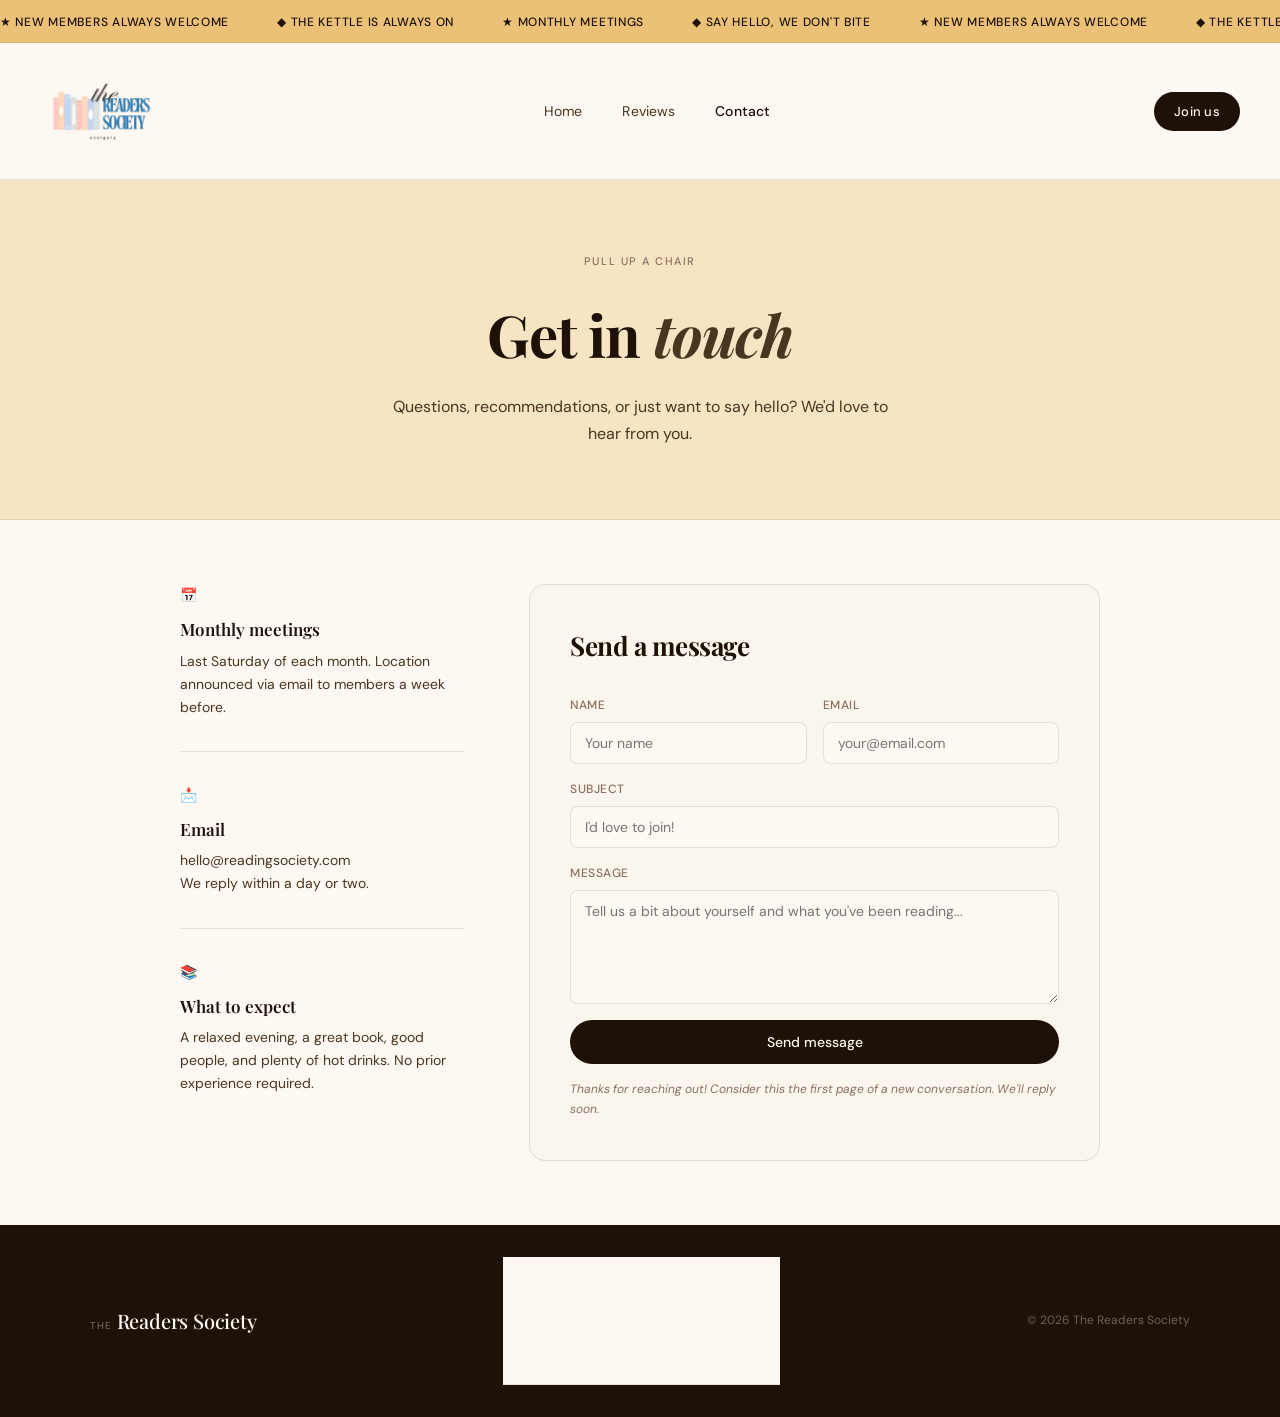
<file: contact.html>
<!DOCTYPE html>
<html lang="en">
<head>
  <meta charset="UTF-8" />
  <meta name="viewport" content="width=device-width, initial-scale=1.0" />
  <title>Contact — The Readers Society</title>
  <link rel="preconnect" href="https://fonts.googleapis.com" />
  <link href="https://fonts.googleapis.com/css2?family=Playfair+Display:ital,wght@0,400;0,500;0,700;1,400;1,700&family=DM+Sans:wght@300;400;500&display=swap" rel="stylesheet" />
  <link rel="stylesheet" href="style.css" />
</head>
<body>

  <div class="ticker">
    <div class="ticker-track">
      <span>&#9733; New members always welcome</span>
      <span>&#9670; The kettle is always on</span>
      <span>&#9733; Monthly meetings</span>
      <span>&#9670; Say hello, we don't bite</span>
      <span>&#9733; New members always welcome</span>
      <span>&#9670; The kettle is always on</span>
      <span>&#9733; Monthly meetings</span>
      <span>&#9670; Say hello, we don't bite</span>
    </div>
  </div>

  <nav>
    <a href="index.html" class="logo">
      <img src="readinglogo.png" alt="The Readers Society" style="height:120px;width:auto;object-fit:contain;" />
    </a>
    <ul class="nav-links">
      <li><a href="index.html">Home</a></li>
      <li><a href="reviews.html">Reviews</a></li>
      <li><a href="contact.html" class="active">Contact</a></li>
    </ul>
    <a href="contact.html" class="nav-cta">Join us</a>
  </nav>

  <header class="page-header">
    <p class="eyebrow">Pull up a chair</p>
    <h1>Get in <em>touch</em></h1>
    <p class="page-header-sub">Questions, recommendations, or just want to say hello? We'd love to hear from you.</p>
  </header>

  <main class="contact-page">

    <div class="contact-grid">

      <div class="contact-info">
        <div class="info-block">
          <p class="info-icon">&#128197;</p>
          <h3>Monthly meetings</h3>
          <p>Last Saturday of each month. Location announced via email to members a week before.</p>
        </div>
        <div class="info-block">
          <p class="info-icon">&#128233;</p>
          <h3>Email</h3>
          <p>hello@readingsociety.com<br>We reply within a day or two.</p>
        </div>
        <div class="info-block">
          <p class="info-icon">&#128218;</p>
          <h3>What to expect</h3>
          <p>A relaxed evening, a great book, good people, and plenty of hot drinks. No prior experience required.</p>
        </div>
      </div>

      <div class="contact-form-wrap">
        <h2>Send a message</h2>
        <form action="https://formspree.io/f/mlgzdzol" method="POST">
          <div class="form-row-two">
            <div class="form-group">
              <label for="name">Name</label>
              <input type="text" id="name" name="name" placeholder="Your name" required />
            </div>
            <div class="form-group">
              <label for="email">Email</label>
              <input type="email" id="email" name="email" placeholder="your@email.com" required />
            </div>
          </div>
          <div class="form-group">
            <label for="subject">Subject</label>
            <input type="text" id="subject" name="subject" placeholder="I'd love to join!" />
          </div>
          <div class="form-group">
            <label for="message">Message</label>
            <textarea id="message" name="message" rows="5" placeholder="Tell us a bit about yourself and what you've been reading..."></textarea>
          </div>
          <button type="submit" class="btn-dark full">Send message</button>
        </form>
        <p class="form-note">Thanks for reaching out! Consider this the first page of a new conversation. We'll reply soon.</p>
      </div>

    </div>

  </main>

  <footer>
    <div class="footer-inner">
      <div class="footer-logo">
        <span class="logo-word">the</span>
        <span class="logo-main">Readers Society</span>
      </div>
      <nav class="footer-links">
        <a href="index.html">Home</a>
        <a href="reviews.html">Reviews</a>
        <a href="contact.html">Contact</a>
      </nav>
      <p class="footer-copy">&copy; 2026 The Readers Society</p>
    </div>
  </footer>

  <script>

  </script>
  <script src="transitions.js"></script>
</body>
</html>
</file>
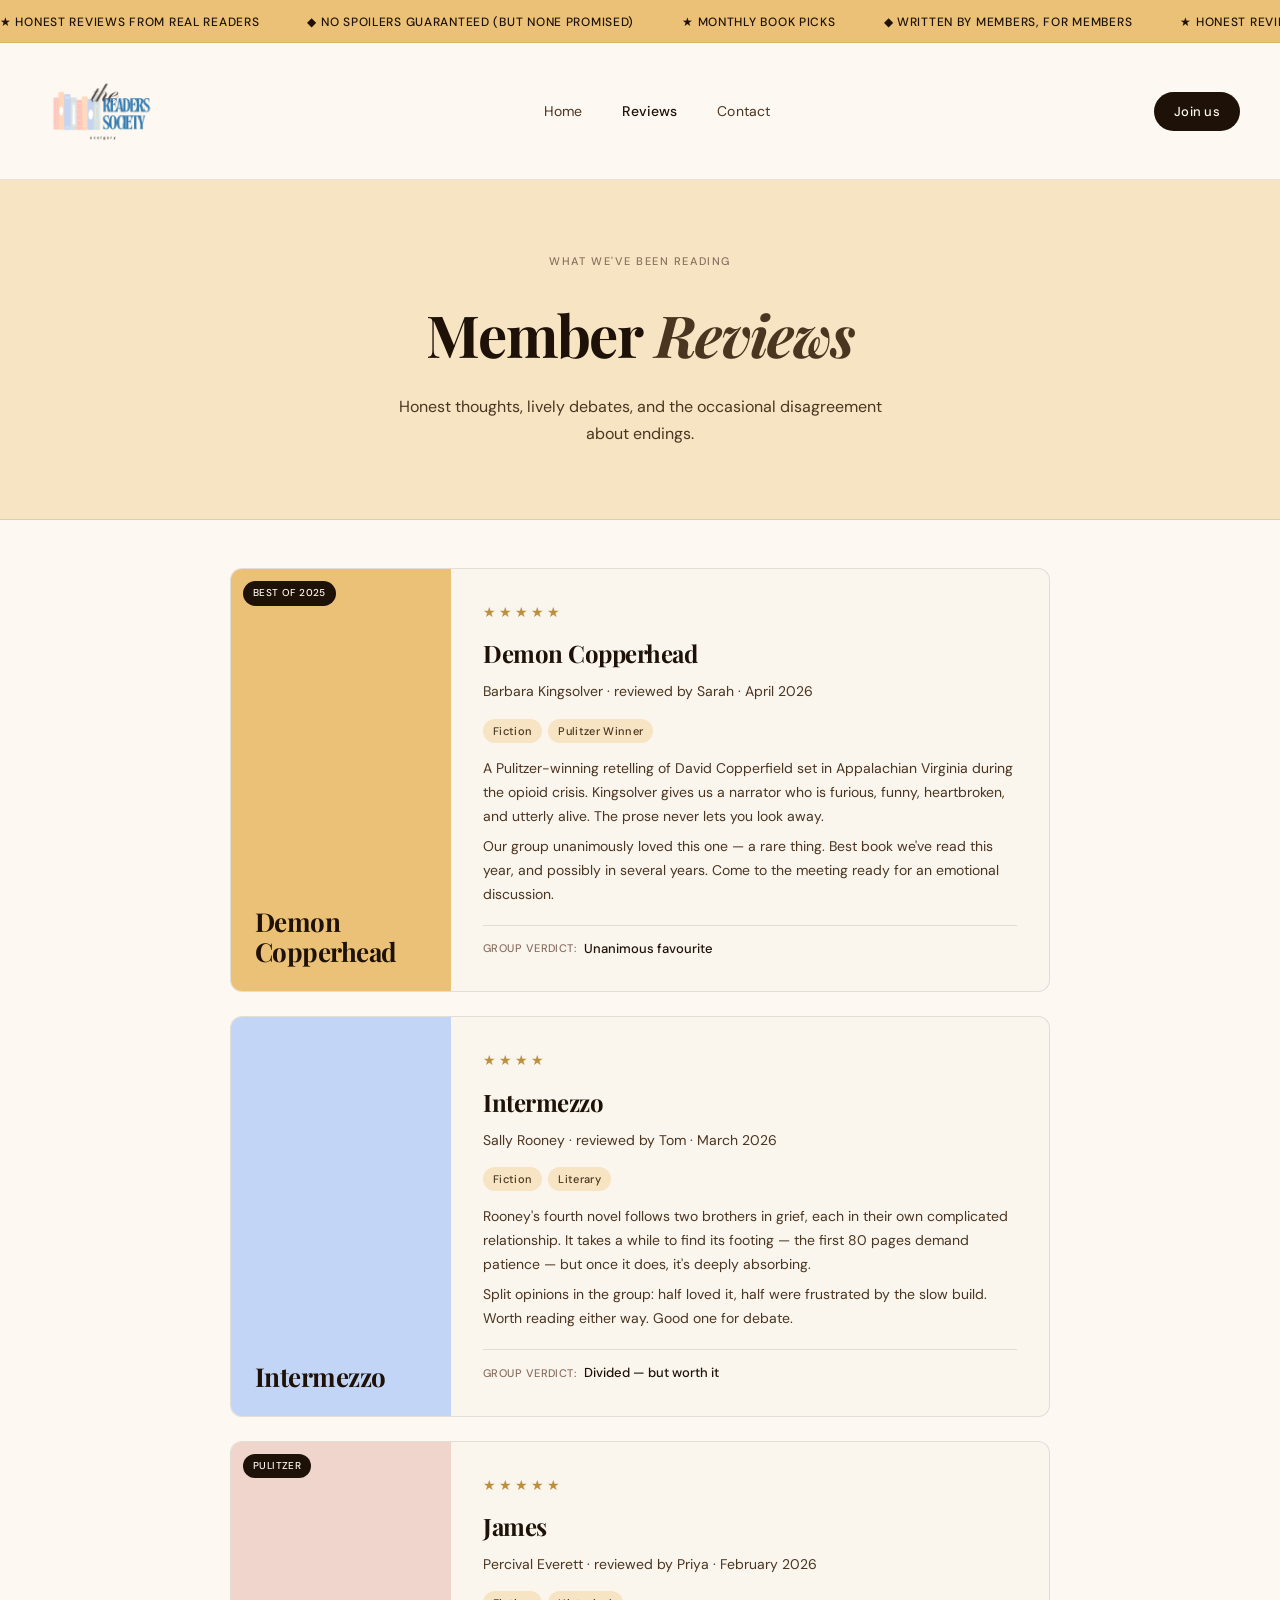
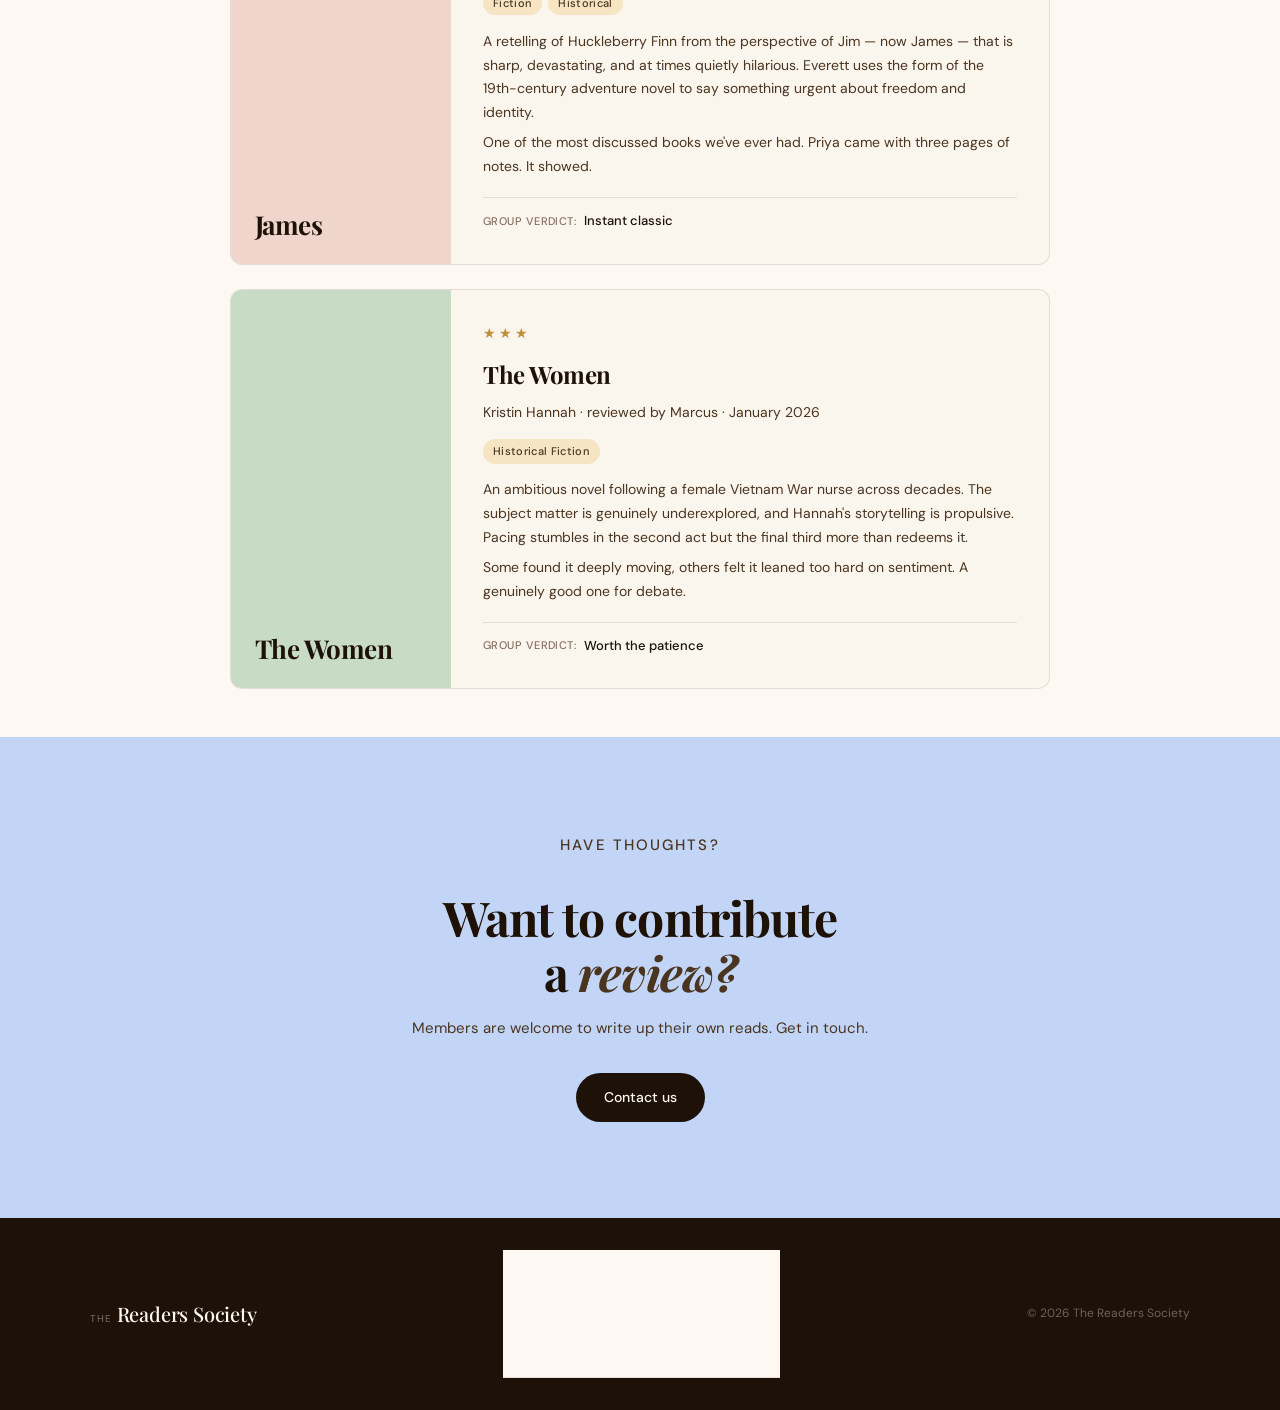
<file: reviews.html>
<!DOCTYPE html>
<html lang="en">
<head>
  <meta charset="UTF-8" />
  <meta name="viewport" content="width=device-width, initial-scale=1.0" />
  <title>Reviews — The Readers Society</title>
  <link rel="preconnect" href="https://fonts.googleapis.com" />
  <link href="https://fonts.googleapis.com/css2?family=Playfair+Display:ital,wght@0,400;0,500;0,700;1,400;1,700&family=DM+Sans:wght@300;400;500&display=swap" rel="stylesheet" />
  <link rel="stylesheet" href="style.css" />
</head>
<body>

  <div class="ticker">
    <div class="ticker-track">
      <span>&#9733; Honest reviews from real readers</span>
      <span>&#9670; No spoilers guaranteed (but none promised)</span>
      <span>&#9733; Monthly book picks</span>
      <span>&#9670; Written by members, for members</span>
      <span>&#9733; Honest reviews from real readers</span>
      <span>&#9670; No spoilers guaranteed (but none promised)</span>
      <span>&#9733; Monthly book picks</span>
      <span>&#9670; Written by members, for members</span>
    </div>
  </div>

  <nav>
    <a href="index.html" class="logo">
      <img src="readinglogo.png" alt="The Readers Society" style="height:120px;width:auto;object-fit:contain;" />
    </a>
    <ul class="nav-links">
      <li><a href="index.html">Home</a></li>
      <li><a href="reviews.html" class="active">Reviews</a></li>
      <li><a href="contact.html">Contact</a></li>
    </ul>
    <a href="contact.html" class="nav-cta">Join us</a>
  </nav>

  <header class="page-header">
    <p class="eyebrow">What we've been reading</p>
    <h1>Member <em>Reviews</em></h1>
    <p class="page-header-sub">Honest thoughts, lively debates, and the occasional disagreement about endings.</p>
  </header>

  <main class="reviews-page">

    <article class="review-full-card">
      <div class="rfc-aside gold-bg">
        <div class="rfc-cover-text">Demon<br>Copperhead</div>
        <span class="rfc-badge">Best of 2025</span>
      </div>
      <div class="rfc-body">
        <div class="rfc-stars">&#9733;&#9733;&#9733;&#9733;&#9733;</div>
        <h2>Demon Copperhead</h2>
        <p class="rfc-meta">Barbara Kingsolver &middot; reviewed by Sarah &middot; April 2026</p>
        <div class="rfc-tags"><span class="tag">Fiction</span><span class="tag">Pulitzer Winner</span></div>
        <p>A Pulitzer-winning retelling of David Copperfield set in Appalachian Virginia during the opioid crisis. Kingsolver gives us a narrator who is furious, funny, heartbroken, and utterly alive. The prose never lets you look away.</p>
        <p>Our group unanimously loved this one — a rare thing. Best book we've read this year, and possibly in several years. Come to the meeting ready for an emotional discussion.</p>
        <div class="rfc-verdict">
          <span class="verdict-label">Group verdict:</span>
          <span class="verdict-text">Unanimous favourite</span>
        </div>
      </div>
    </article>

    <article class="review-full-card">
      <div class="rfc-aside blue-bg">
        <div class="rfc-cover-text">Intermezzo</div>
      </div>
      <div class="rfc-body">
        <div class="rfc-stars">&#9733;&#9733;&#9733;&#9733;</div>
        <h2>Intermezzo</h2>
        <p class="rfc-meta">Sally Rooney &middot; reviewed by Tom &middot; March 2026</p>
        <div class="rfc-tags"><span class="tag">Fiction</span><span class="tag">Literary</span></div>
        <p>Rooney's fourth novel follows two brothers in grief, each in their own complicated relationship. It takes a while to find its footing — the first 80 pages demand patience — but once it does, it's deeply absorbing.</p>
        <p>Split opinions in the group: half loved it, half were frustrated by the slow build. Worth reading either way. Good one for debate.</p>
        <div class="rfc-verdict">
          <span class="verdict-label">Group verdict:</span>
          <span class="verdict-text">Divided — but worth it</span>
        </div>
      </div>
    </article>

    <article class="review-full-card">
      <div class="rfc-aside warm-bg">
        <div class="rfc-cover-text">James</div>
        <span class="rfc-badge">Pulitzer</span>
      </div>
      <div class="rfc-body">
        <div class="rfc-stars">&#9733;&#9733;&#9733;&#9733;&#9733;</div>
        <h2>James</h2>
        <p class="rfc-meta">Percival Everett &middot; reviewed by Priya &middot; February 2026</p>
        <div class="rfc-tags"><span class="tag">Fiction</span><span class="tag">Historical</span></div>
        <p>A retelling of Huckleberry Finn from the perspective of Jim — now James — that is sharp, devastating, and at times quietly hilarious. Everett uses the form of the 19th-century adventure novel to say something urgent about freedom and identity.</p>
        <p>One of the most discussed books we've ever had. Priya came with three pages of notes. It showed.</p>
        <div class="rfc-verdict">
          <span class="verdict-label">Group verdict:</span>
          <span class="verdict-text">Instant classic</span>
        </div>
      </div>
    </article>

    <article class="review-full-card">
      <div class="rfc-aside sage-bg">
        <div class="rfc-cover-text">The Women</div>
      </div>
      <div class="rfc-body">
        <div class="rfc-stars">&#9733;&#9733;&#9733;</div>
        <h2>The Women</h2>
        <p class="rfc-meta">Kristin Hannah &middot; reviewed by Marcus &middot; January 2026</p>
        <div class="rfc-tags"><span class="tag">Historical Fiction</span></div>
        <p>An ambitious novel following a female Vietnam War nurse across decades. The subject matter is genuinely underexplored, and Hannah's storytelling is propulsive. Pacing stumbles in the second act but the final third more than redeems it.</p>
        <p>Some found it deeply moving, others felt it leaned too hard on sentiment. A genuinely good one for debate.</p>
        <div class="rfc-verdict">
          <span class="verdict-label">Group verdict:</span>
          <span class="verdict-text">Worth the patience</span>
        </div>
      </div>
    </article>

  </main>

  <section class="cta-section">
    <p class="eyebrow">Have thoughts?</p>
    <h2>Want to contribute<br>a <em>review?</em></h2>
    <p>Members are welcome to write up their own reads. Get in touch.</p>
    <a href="contact.html" class="btn-dark">Contact us</a>
  </section>

  <footer>
    <div class="footer-inner">
      <div class="footer-logo">
        <span class="logo-word">the</span>
        <span class="logo-main">Readers Society</span>
      </div>
      <nav class="footer-links">
        <a href="index.html">Home</a>
        <a href="reviews.html">Reviews</a>
        <a href="contact.html">Contact</a>
      </nav>
      <p class="footer-copy">&copy; 2026 The Readers Society</p>
    </div>
  </footer>

  <script>

  </script>
  <script src="transitions.js"></script>
</body>
</html>
</file>
<file: style.css>
@import url('https://fonts.googleapis.com/css2?family=Playfair+Display:ital,wght@0,400;0,500;0,700;1,400;1,700&family=DM+Sans:wght@300;400;500&display=swap');

*, *::before, *::after { box-sizing: border-box; margin: 0; padding: 0; }

:root {
  --gold:       #eac176;
  --gold-light: #f6e4c3;
  --blue:       #c3d5f6;
  --blue-mid:   #a8c0ef;
  --sage:       #c8dcc5;
  --rose:       #f0d5cc;
  --cream:      #fdf8f2;
  --paper:      #faf5ed;
  --ink:        #1e1208;
  --ink-mid:    #4a3520;
  --ink-muted:  #8a7060;
  --border:     rgba(30,18,8,0.1);
}

html { scroll-behavior: smooth; }

body {
  background: var(--cream);
  color: var(--ink);
  font-family: 'DM Sans', sans-serif;
  font-size: 16px;
  line-height: 1.65;
  display: flex;
  flex-direction: column;
  min-height: 100vh;
}

main { flex: 1; }
a { color: inherit; }

/* ── Ticker ── */

.ticker {
  background: var(--gold);
  overflow: hidden;
  white-space: nowrap;
  padding: 8px 0;
  border-bottom: 1px solid rgba(30,18,8,0.08);
}

.ticker-track {
  display: inline-flex;
  gap: 3rem;
  animation: ticker 28s linear infinite;
  font-size: 12px;
  font-weight: 500;
  letter-spacing: 0.06em;
  text-transform: uppercase;
  color: var(--ink);
}

@keyframes ticker {
  from { transform: translateX(0); }
  to   { transform: translateX(-50%); }
}

/* ── Nav ── */

nav {
  display: flex;
  align-items: center;
  justify-content: space-between;
  padding: 0 2.5rem;
  height: auto;
  min-height: 128px;
  padding-top: 8px;
  padding-bottom: 8px;
  background: var(--cream);
  border-bottom: 1px solid var(--border);
  position: sticky;
  top: 0;
  z-index: 100;
}

.logo {
  display: flex;
  flex-direction: column;
  line-height: 1;
  text-decoration: none;
  gap: 1px;
}

.logo-word {
  font-family: 'DM Sans', sans-serif;
  font-size: 10px;
  letter-spacing: 0.12em;
  text-transform: uppercase;
  color: var(--ink-muted);
}

.logo-main {
  font-family: 'Playfair Display', serif;
  font-size: 20px;
  font-weight: 500;
  color: var(--ink);
  letter-spacing: -0.01em;
}

.nav-links {
  display: flex;
  gap: 2.5rem;
  list-style: none;
}

.nav-links a {
  font-size: 14px;
  font-weight: 400;
  color: var(--ink-mid);
  text-decoration: none;
  letter-spacing: 0.01em;
  transition: color 0.2s;
}

.nav-links a:hover,
.nav-links a.active { color: var(--ink); }
.nav-links a.active { font-weight: 500; }

.nav-cta {
  background: var(--ink);
  color: var(--cream);
  padding: 9px 20px;
  border-radius: 40px;
  font-size: 13px;
  font-weight: 500;
  text-decoration: none;
  letter-spacing: 0.02em;
  transition: background 0.2s;
}

.nav-cta:hover { background: var(--ink-mid); }

/* ── Hero ── */

.hero {
  display: grid;
  grid-template-columns: 1fr 1fr;
  gap: 0;
  min-height: 82vh;
  align-items: stretch;
}

.hero-text {
  padding: 5rem 4rem 5rem 3rem;
  display: flex;
  flex-direction: column;
  justify-content: center;
  background: var(--paper);
}

.hero-eyebrow,
.eyebrow {
  font-size: 11px;
  letter-spacing: 0.14em;
  text-transform: uppercase;
  color: var(--ink-muted);
  margin-bottom: 1rem;
  font-weight: 500;
}

.hero h1 {
  font-family: 'Playfair Display', serif;
  font-size: clamp(40px, 5vw, 62px);
  font-weight: 700;
  line-height: 1.1;
  color: var(--ink);
  margin-bottom: 1.25rem;
  letter-spacing: -0.02em;
}

.hero h1 em {
  font-style: italic;
  color: var(--ink-mid);
}

.hero-sub {
  font-size: 16px;
  color: var(--ink-mid);
  max-width: 400px;
  line-height: 1.7;
  margin-bottom: 2.5rem;
}

.hero-actions {
  display: flex;
  align-items: center;
  gap: 1.5rem;
  flex-wrap: wrap;
}

.hero-book {
  background: var(--gold-light);
  display: flex;
  align-items: center;
  justify-content: center;
  flex-direction: column;
  gap: 1.5rem;
  position: relative;
  padding: 3rem;
}

/* ── Progress card ── */

.progress-card {
  background: var(--cream);
  border: 1px solid var(--border);
  border-radius: 12px;
  padding: 1rem 1.25rem;
  width: 220px;
}

.progress-header {
  display: flex;
  align-items: center;
  justify-content: space-between;
  margin-bottom: 0.6rem;
}

.progress-label {
  font-size: 11px;
  font-weight: 500;
  letter-spacing: 0.08em;
  text-transform: uppercase;
  color: var(--ink-muted);
}

.progress-pct {
  font-family: 'Playfair Display', serif;
  font-size: 18px;
  font-weight: 700;
  color: var(--ink);
}

.progress-track {
  height: 7px;
  background: rgba(30,18,8,0.1);
  border-radius: 999px;
  overflow: hidden;
  margin-bottom: 0.6rem;
}

.progress-fill {
  height: 100%;
  background: var(--ink);
  border-radius: 999px;
  transition: width 0.8s cubic-bezier(0.4, 0, 0.2, 1);
}

.progress-sub {
  font-size: 12px;
  color: var(--ink-muted);
  line-height: 1.5;
}

.book-cover-wrap {
  display: flex;
  flex-direction: column;
  align-items: center;
  gap: 0.75rem;
}

.cover-eyebrow {
  font-size: 11px;
  font-weight: 500;
  letter-spacing: 0.13em;
  text-transform: uppercase;
  color: var(--ink-mid);
  opacity: 0.7;
}

.book-img-frame {
  width: 160px;
  height: 240px;
  border-radius: 3px 8px 8px 3px;
  overflow: hidden;
  box-shadow: 6px 6px 24px rgba(30,18,8,0.22), -2px 0 0 rgba(30,18,8,0.1);
  position: relative;
  background: var(--gold);
}

.book-img {
  width: 100%;
  height: 100%;
  object-fit: cover;
  display: block;
}

.book-img-fallback {
  width: 100%;
  height: 100%;
  background: var(--gold);
  display: flex;
  flex-direction: column;
  align-items: center;
  justify-content: center;
  padding: 1rem;
  text-align: center;
  gap: 0.4rem;
}

.book-img-fallback span:first-child {
  font-family: 'Playfair Display', serif;
  font-size: 16px;
  font-weight: 700;
  color: var(--ink);
  line-height: 1.2;
}

.book-img-fallback span:last-child {
  font-size: 12px;
  color: var(--ink-mid);
  font-style: italic;
}

.cover-title-below {
  font-family: 'Playfair Display', serif;
  font-size: 16px;
  font-weight: 700;
  color: var(--ink);
  text-align: center;
  line-height: 1.25;
  max-width: 160px;
}

.cover-author-below {
  font-size: 13px;
  color: var(--ink-muted);
  font-style: italic;
  text-align: center;
}

.book-cover {
  width: 200px;
  height: 280px;
  background: var(--gold);
  border-radius: 4px 12px 12px 4px;
  display: flex;
  align-items: center;
  justify-content: center;
  box-shadow: 8px 8px 32px rgba(30,18,8,0.18), -2px 0 0 rgba(30,18,8,0.12);
  position: relative;
}

.book-cover::before {
  content: '';
  position: absolute;
  left: 0;
  top: 0;
  bottom: 0;
  width: 18px;
  background: rgba(30,18,8,0.12);
  border-radius: 4px 0 0 4px;
}

.book-cover-inner {
  text-align: center;
  padding: 1.5rem;
}

.cover-label {
  font-size: 10px;
  letter-spacing: 0.12em;
  text-transform: uppercase;
  color: var(--ink-mid);
  margin-bottom: 0.75rem;
}

.book-cover-inner h2 {
  font-family: 'Playfair Display', serif;
  font-size: 22px;
  font-weight: 700;
  color: var(--ink);
  line-height: 1.2;
  margin-bottom: 0.5rem;
}

.cover-author {
  font-size: 13px;
  color: var(--ink-mid);
  margin-bottom: 1rem;
}

.cover-stars { color: var(--ink-mid); letter-spacing: 3px; font-size: 12px; }

.hero-pill {
  background: var(--ink);
  color: var(--cream);
  padding: 8px 18px;
  border-radius: 40px;
  font-size: 13px;
  font-weight: 500;
}

/* ── Buttons ── */

.btn-dark {
  display: inline-block;
  background: var(--ink);
  color: var(--cream);
  padding: 13px 28px;
  border-radius: 40px;
  font-size: 14px;
  font-weight: 500;
  text-decoration: none;
  transition: background 0.2s;
  border: none;
  cursor: pointer;
  font-family: 'DM Sans', sans-serif;
}

.btn-dark:hover { background: var(--ink-mid); }
.btn-dark.full { width: 100%; text-align: center; display: block; }

.btn-ghost {
  display: inline-block;
  color: var(--ink);
  font-size: 14px;
  font-weight: 500;
  text-decoration: none;
  border-bottom: 1.5px solid var(--ink);
  padding-bottom: 2px;
  transition: opacity 0.2s;
}

.btn-ghost:hover { opacity: 0.6; }

.link-arrow {
  font-size: 14px;
  font-weight: 500;
  color: var(--ink);
  text-decoration: none;
  border-bottom: 1px solid var(--border);
  padding-bottom: 2px;
  transition: border-color 0.2s;
}

.link-arrow:hover { border-color: var(--ink); }
.link-arrow.warm { color: var(--ink-mid); }

/* ── Feature strip ── */

.feature-strip {
  display: flex;
  align-items: center;
  justify-content: center;
  gap: 0;
  background: var(--blue);
  border-top: 1px solid rgba(30,18,8,0.07);
  border-bottom: 1px solid rgba(30,18,8,0.07);
  padding: 1.25rem 2rem;
  flex-wrap: wrap;
}

.feature-item {
  display: flex;
  align-items: center;
  gap: 0.5rem;
  font-size: 13px;
  font-weight: 500;
  color: var(--ink);
  padding: 0.25rem 2rem;
}

.feature-icon { font-size: 16px; }

.feature-divider {
  width: 1px;
  height: 24px;
  background: rgba(30,18,8,0.15);
}

/* ── Sections ── */

.section {
  max-width: 1100px;
  margin: 0 auto;
  padding: 5rem 2.5rem;
}

.section-head {
  display: flex;
  align-items: flex-end;
  justify-content: space-between;
  margin-bottom: 2.5rem;
}

.section-title {
  font-family: 'Playfair Display', serif;
  font-size: 36px;
  font-weight: 700;
  color: var(--ink);
  letter-spacing: -0.02em;
  line-height: 1.1;
}

/* ── Book cards ── */

.books-grid {
  display: grid;
  grid-template-columns: repeat(4, 1fr);
  gap: 1.25rem;
}

.book-card {
  border-radius: 12px;
  overflow: hidden;
  border: 1px solid var(--border);
  background: var(--paper);
  display: flex;
  flex-direction: column;
}

.book-card-img {
  height: 200px;
  display: flex;
  align-items: flex-end;
  padding: 1rem;
  position: relative;
}

.book-card-img.gold  { background: var(--gold); }
.book-card-img.blue  { background: var(--blue); }
.book-card-img.warm  { background: var(--rose); }
.book-card-img.sage  { background: var(--sage); }

.card-book-title {
  font-family: 'Playfair Display', serif;
  font-size: 22px;
  font-weight: 700;
  color: var(--ink);
  line-height: 1.15;
  letter-spacing: -0.01em;
}

.card-badge {
  position: absolute;
  top: 12px;
  left: 12px;
  background: var(--ink);
  color: var(--cream);
  font-size: 10px;
  font-weight: 500;
  padding: 4px 10px;
  border-radius: 20px;
  letter-spacing: 0.04em;
  text-transform: uppercase;
}

.book-card-body {
  padding: 1.25rem;
  display: flex;
  flex-direction: column;
  gap: 4px;
  flex: 1;
}

.card-stars {
  color: var(--gold);
  font-size: 13px;
  letter-spacing: 2px;
  margin-bottom: 2px;
  filter: saturate(1.5) brightness(0.8);
}

.book-card-body h3 {
  font-family: 'Playfair Display', serif;
  font-size: 16px;
  font-weight: 600;
  color: var(--ink);
  line-height: 1.2;
}

.card-author {
  font-size: 12px;
  color: var(--ink-muted);
  margin-bottom: 6px;
}

.card-excerpt {
  font-size: 13px;
  color: var(--ink-mid);
  line-height: 1.6;
  flex: 1;
}

.card-footer {
  display: flex;
  align-items: center;
  justify-content: space-between;
  margin-top: 0.75rem;
  padding-top: 0.75rem;
  border-top: 1px solid var(--border);
}

.card-reviewer {
  font-size: 12px;
  color: var(--ink-muted);
}

.card-link {
  font-size: 12px;
  font-weight: 500;
  color: var(--ink);
  text-decoration: none;
}

.card-link:hover { text-decoration: underline; }

/* ── Testimonial ── */

.testimonial-section {
  background: var(--paper);
  border-top: 1px solid var(--border);
  border-bottom: 1px solid var(--border);
}

.testimonial-inner {
  max-width: 1100px;
  margin: 0 auto;
  padding: 5rem 2.5rem;
  display: grid;
  grid-template-columns: 1fr 1fr;
  gap: 5rem;
  align-items: center;
}

.testimonial-stars {
  color: var(--gold);
  font-size: 20px;
  letter-spacing: 3px;
  margin-bottom: 1.25rem;
  filter: saturate(1.5) brightness(0.8);
}

.testimonial-text blockquote {
  font-family: 'Playfair Display', serif;
  font-size: clamp(22px, 3vw, 30px);
  font-weight: 400;
  line-height: 1.45;
  color: var(--ink);
  margin-bottom: 1.25rem;
  letter-spacing: -0.01em;
}

.testimonial-author {
  font-size: 14px;
  color: var(--ink-muted);
  margin-bottom: 1.5rem;
}

.testimonial-image .image-placeholder {
  background: var(--gold-light);
  border-radius: 12px;
  height: 340px;
  display: flex;
  flex-direction: column;
  align-items: center;
  justify-content: center;
  gap: 0.75rem;
  border: 1px solid var(--border);
}

.image-placeholder span { font-size: 40px; }
.image-placeholder p { font-size: 13px; color: var(--ink-muted); }

/* ── CTA section ── */

.cta-section {
  background: var(--blue);
  text-align: center;
  padding: 6rem 2.5rem;
}

.cta-section h2 {
  font-family: 'Playfair Display', serif;
  font-size: clamp(32px, 4vw, 48px);
  font-weight: 700;
  color: var(--ink);
  line-height: 1.15;
  margin-bottom: 1rem;
  letter-spacing: -0.02em;
}

.cta-section h2 em { font-style: italic; color: var(--ink-mid); }
.cta-section p { font-size: 15px; color: var(--ink-mid); margin-bottom: 2rem; }

/* ── Page header ── */

.page-header {
  background: var(--gold-light);
  padding: 4.5rem 3rem;
  text-align: center;
  border-bottom: 1px solid var(--border);
}

.page-header h1 {
  font-family: 'Playfair Display', serif;
  font-size: clamp(36px, 5vw, 58px);
  font-weight: 700;
  color: var(--ink);
  letter-spacing: -0.02em;
  margin-bottom: 0.75rem;
}

.page-header h1 em { font-style: italic; color: var(--ink-mid); }

.page-header-sub {
  font-size: 16px;
  color: var(--ink-mid);
  max-width: 520px;
  margin: 0 auto;
}

/* ── Full review cards ── */

.reviews-page {
  max-width: 900px;
  margin: 0 auto;
  padding: 3rem 2.5rem;
  display: flex;
  flex-direction: column;
  gap: 1.5rem;
}

.review-full-card {
  display: grid;
  grid-template-columns: 220px 1fr;
  border: 1px solid var(--border);
  border-radius: 12px;
  overflow: hidden;
  background: var(--paper);
}

.rfc-aside {
  display: flex;
  flex-direction: column;
  justify-content: flex-end;
  padding: 1.5rem;
  position: relative;
  min-height: 200px;
}

.rfc-aside.gold-bg { background: var(--gold); }
.rfc-aside.blue-bg { background: var(--blue); }
.rfc-aside.warm-bg { background: var(--rose); }
.rfc-aside.sage-bg { background: var(--sage); }

.rfc-cover-text {
  font-family: 'Playfair Display', serif;
  font-size: 26px;
  font-weight: 700;
  color: var(--ink);
  line-height: 1.15;
  letter-spacing: -0.02em;
}

.rfc-badge {
  position: absolute;
  top: 12px;
  left: 12px;
  background: var(--ink);
  color: var(--cream);
  font-size: 10px;
  font-weight: 500;
  padding: 4px 10px;
  border-radius: 20px;
  letter-spacing: 0.04em;
  text-transform: uppercase;
}

.rfc-body {
  padding: 2rem;
  display: flex;
  flex-direction: column;
  gap: 0.4rem;
}

.rfc-stars {
  color: var(--gold);
  font-size: 14px;
  letter-spacing: 3px;
  margin-bottom: 0.25rem;
  filter: saturate(1.5) brightness(0.75);
}

.rfc-body h2 {
  font-family: 'Playfair Display', serif;
  font-size: 24px;
  font-weight: 700;
  color: var(--ink);
  letter-spacing: -0.02em;
}

.rfc-meta {
  font-size: 12px;
  color: var(--ink-muted);
  margin-bottom: 0.5rem;
}

.rfc-tags { display: flex; gap: 6px; margin-bottom: 0.5rem; }

.tag {
  background: var(--gold-light);
  color: var(--ink-mid);
  font-size: 11px;
  font-weight: 500;
  padding: 3px 10px;
  border-radius: 20px;
  letter-spacing: 0.03em;
}

.rfc-body p {
  font-size: 14px;
  color: var(--ink-mid);
  line-height: 1.7;
}

.rfc-verdict {
  display: flex;
  align-items: center;
  gap: 0.5rem;
  margin-top: 0.75rem;
  padding-top: 0.75rem;
  border-top: 1px solid var(--border);
}

.verdict-label {
  font-size: 11px;
  font-weight: 500;
  color: var(--ink-muted);
  letter-spacing: 0.04em;
  text-transform: uppercase;
}

.verdict-text {
  font-size: 13px;
  font-weight: 500;
  color: var(--ink);
}

/* ── Contact page ── */

.contact-page {
  max-width: 1000px;
  margin: 0 auto;
  padding: 4rem 2.5rem;
}

.contact-grid {
  display: grid;
  grid-template-columns: 1fr 2fr;
  gap: 4rem;
  align-items: start;
}

.info-block {
  margin-bottom: 2rem;
  padding-bottom: 2rem;
  border-bottom: 1px solid var(--border);
}

.info-block:last-child { border-bottom: none; margin-bottom: 0; padding-bottom: 0; }

.info-icon { font-size: 22px; margin-bottom: 0.5rem; }

.info-block h3 {
  font-family: 'Playfair Display', serif;
  font-size: 17px;
  font-weight: 600;
  color: var(--ink);
  margin-bottom: 0.4rem;
}

.info-block p { font-size: 14px; color: var(--ink-mid); line-height: 1.65; }

.contact-form-wrap {
  background: var(--paper);
  border: 1px solid var(--border);
  border-radius: 16px;
  padding: 2.5rem;
}

.contact-form-wrap h2 {
  font-family: 'Playfair Display', serif;
  font-size: 26px;
  font-weight: 700;
  color: var(--ink);
  margin-bottom: 1.75rem;
  letter-spacing: -0.02em;
}

.form-row-two {
  display: grid;
  grid-template-columns: 1fr 1fr;
  gap: 1rem;
}

.form-group {
  display: flex;
  flex-direction: column;
  gap: 0.4rem;
  margin-bottom: 1rem;
}

.form-group label {
  font-size: 12px;
  font-weight: 500;
  color: var(--ink-muted);
  letter-spacing: 0.04em;
  text-transform: uppercase;
}

.form-group input,
.form-group textarea {
  padding: 11px 14px;
  background: var(--cream);
  border: 1px solid var(--border);
  border-radius: 8px;
  font-family: 'DM Sans', sans-serif;
  font-size: 14px;
  color: var(--ink);
  transition: border-color 0.2s;
  width: 100%;
}

.form-group input:focus,
.form-group textarea:focus {
  outline: none;
  border-color: var(--gold);
}

.form-group textarea { resize: vertical; }

.form-note {
  font-size: 12px;
  color: var(--ink-muted);
  margin-top: 1rem;
  font-style: italic;
}

.form-note a { color: var(--ink-mid); }
.form-note code {
  background: var(--gold-light);
  padding: 2px 6px;
  border-radius: 4px;
  font-style: normal;
  font-size: 11px;
}

/* ── Footer ── */

footer {
  background: var(--ink);
  padding: 2rem 2.5rem;
}

.footer-inner {
  max-width: 1100px;
  margin: 0 auto;
  display: flex;
  align-items: center;
  justify-content: space-between;
  flex-wrap: wrap;
  gap: 1rem;
}

.footer-logo .logo-word { color: rgba(253,248,242,0.4); }
.footer-logo .logo-main { color: var(--cream); }

.footer-links {
  display: flex;
  gap: 2rem;
}

.footer-links a {
  font-size: 13px;
  color: rgba(253,248,242,0.55);
  text-decoration: none;
  transition: color 0.2s;
}

.footer-links a:hover { color: var(--cream); }

.footer-copy {
  font-size: 12px;
  color: rgba(253,248,242,0.35);
}

/* ── Back to top button ── */

.back-to-top {
  position: fixed;
  bottom: 2rem;
  right: 2rem;
  width: 44px;
  height: 44px;
  background: var(--ink);
  color: var(--cream);
  border: none;
  border-radius: 50%;
  font-size: 18px;
  cursor: pointer;
  display: flex;
  align-items: center;
  justify-content: center;
  opacity: 0;
  pointer-events: none;
  transform: translateY(12px);
  transition: opacity 0.3s ease, transform 0.3s ease, background 0.2s;
  z-index: 200;
  line-height: 1;
}

.back-to-top.visible {
  opacity: 1;
  pointer-events: auto;
  transform: translateY(0);
}

.back-to-top:hover { background: var(--ink-mid); }

/* ── Responsive ── */

@media (max-width: 900px) {
  .hero { grid-template-columns: 1fr; min-height: auto; }
  .hero-book { min-height: 340px; }
  .books-grid { grid-template-columns: repeat(2, 1fr); }
  .testimonial-inner { grid-template-columns: 1fr; gap: 2.5rem; }
  .contact-grid { grid-template-columns: 1fr; gap: 2.5rem; }
  .review-full-card { grid-template-columns: 1fr; }
  .rfc-aside { min-height: 140px; justify-content: flex-end; }
}

@media (max-width: 600px) {
  nav { padding: 0 1.25rem; }
  .nav-links { display: none; }
  .section { padding: 3rem 1.5rem; }
  .books-grid { grid-template-columns: 1fr; }
  .form-row-two { grid-template-columns: 1fr; }
  .hero-text { padding: 3rem 1.5rem; }
  .footer-inner { flex-direction: column; text-align: center; }
}
</file>
